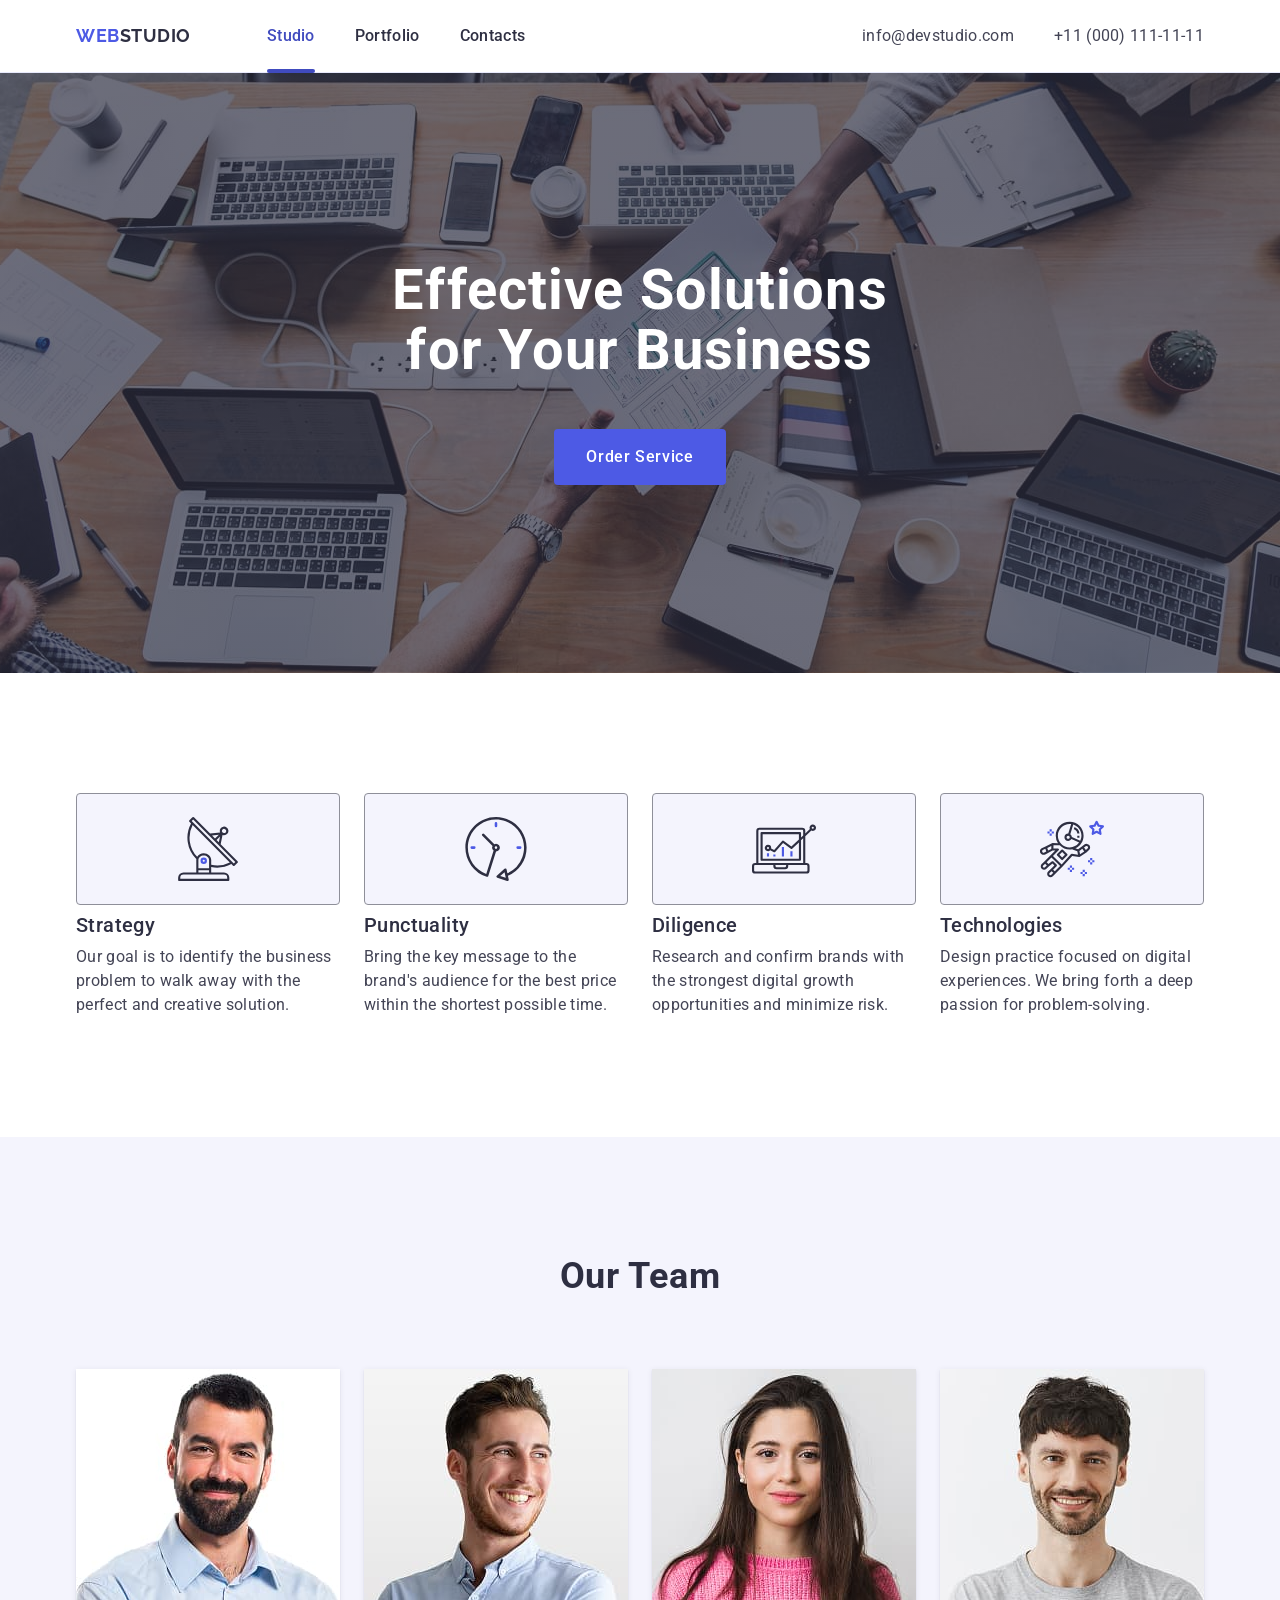
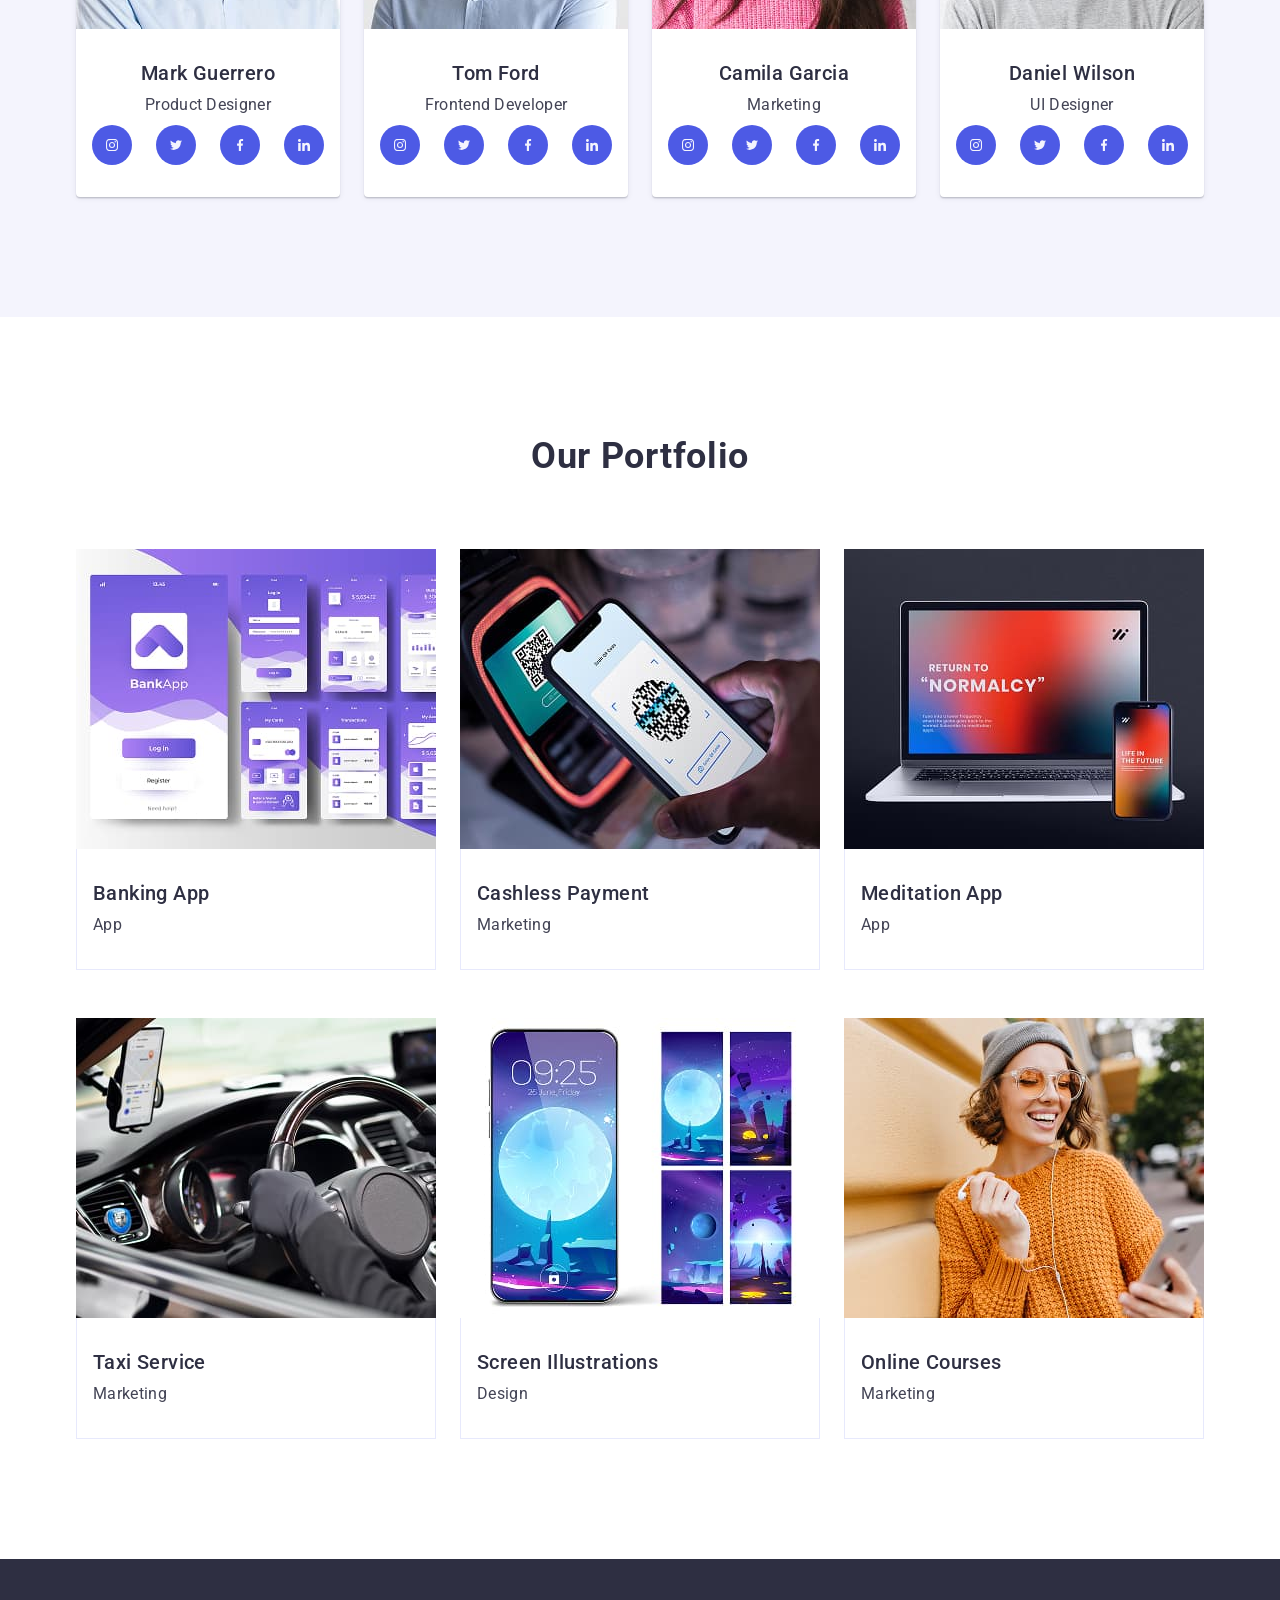
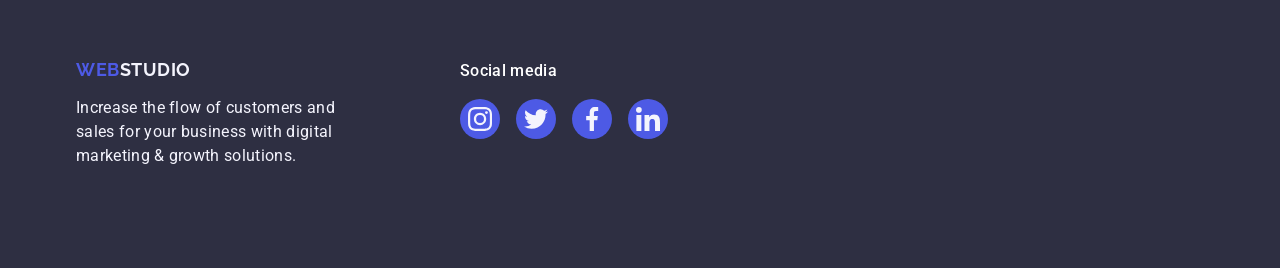
<file: index.html>
<!DOCTYPE html>
<html lang="en">
  <head>
    <meta charset="UTF-8" />
    <meta name="viewport" content="width=device-width, initial-scale=1.0" />
    <link rel="preconnect" href="https://fonts.googleapis.com" />
    <link rel="preconnect" href="https://fonts.gstatic.com" crossorigin />
    <link
      href="https://fonts.googleapis.com/css2?family=Roboto:wght@400;500;700&display=swap&family=Raleway:wght@700&display=swap"
      rel="stylesheet"
    />
    <title>Homework-2</title>
    <link
      rel="stylesheet"
      href="https://cdnjs.cloudflare.com/ajax/libs/modern-normalize/3.0.1/modern-normalize.min.css"
      integrity="sha512-q6WgHqiHlKyOqslT/lgBgodhd03Wp4BEqKeW6nNtlOY4quzyG3VoQKFrieaCeSnuVseNKRGpGeDU3qPmabCANg=="
      crossorigin="anonymous"
      referrerpolicy="no-referrer"
    />
    <link rel="stylesheet" href="./css/styles.css" />
  </head>
  <body>
    <header class="header">
      <div class="container header-container">
        <nav class="nav">
          <a class="logo" href="./index.html"
            >Web<span class="logo-accent">Studio</span></a
          >
          <ul class="nav-list">
            <li class="nav-item">
              <a class="nav-link active" href="./index.html">Studio</a>
            </li>
            <li class="nav-item"><a class="nav-link" href="">Portfolio</a></li>
            <li class="nav-item"><a class="nav-link" href="">Contacts</a></li>
          </ul>
        </nav>
        <address class="address">
          <ul class="address-list">
            <li class="address-item">
              <a class="address-link" href="mailto:info@devstudio.com"
                >info@devstudio.com</a
              >
            </li>
            <li class="address-item">
              <a class="address-link" href="tel:+110001111111"
                >+11 (000) 111-11-11</a
              >
            </li>
          </ul>
        </address>
      </div>
    </header>
    <main>
      <section class="section hero-section">
        <div class="container hero-container">
          <h1 class="hero-title">Effective Solutions for Your Business</h1>
          <button class="hero-button" type="button">Order Service</button>
        </div>
      </section>
      <section class="section features-section">
        <div class="container features-container">
          <h2 class="features-title visually-hidden">Features</h2>
          <ul class="features-list">
            <li class="features-item">
              <div class="features-item-icon-wrapper">
                <svg class="features-item-icon" width="64" height="64">
                  <use href="./images/icons.svg#icon-antenna"></use>
                </svg>
              </div>
              <h3 class="features-item-title">Strategy</h3>
              <p class="features-item-text">
                Our goal is to identify the business problem to walk away with
                the perfect and creative solution.
              </p>
            </li>
            <li class="features-item">
              <div class="features-item-icon-wrapper">
                <svg class="features-item-icon" width="64" height="64">
                  <use href="./images/icons.svg#icon-clock"></use>
                </svg>
              </div>
              <h3 class="features-item-title">Punctuality</h3>
              <p class="features-item-text">
                Bring the key message to the brand's audience for the best price
                within the shortest possible time.
              </p>
            </li>
            <li class="features-item">
              <div class="features-item-icon-wrapper">
                <svg class="features-item-icon" width="64" height="64">
                  <use href="./images/icons.svg#icon-diagram"></use>
                </svg>
              </div>
              <h3 class="features-item-title">Diligence</h3>
              <p class="features-item-text">
                Research and confirm brands with the strongest digital growth
                opportunities and minimize risk.
              </p>
            </li>
            <li class="features-item">
              <div class="features-item-icon-wrapper">
                <svg class="features-item-icon" width="64" height="64">
                  <use href="./images/icons.svg#icon-astronaut"></use>
                </svg>
              </div>
              <h3 class="features-item-title">Technologies</h3>
              <p class="features-item-text">
                Design practice focused on digital experiences. We bring forth a
                deep passion for problem-solving.
              </p>
            </li>
          </ul>
        </div>
      </section>
      <section class="section team-section">
        <div class="container team-container">
          <h2 class="team-title">Our Team</h2>
          <ul class="team-list">
            <li class="team-item">
              <img
                src="./images/member-1.jpg"
                alt="Mark Guerrero"
                width="264"
              />
              <div class="team-item-text-content">
                <h3 class="team-item-title">Mark Guerrero</h3>
                <p class="team-item-text">Product Designer</p>
                <ul class="team-social-list">
                  <li class="team-social-item">
                    <a class="team-social-link" href="">
                      <svg class="team-social-icon" width="16" height="16">
                        <use href="./images/icons.svg#icon-instagram"></use>
                      </svg>
                    </a>
                  </li>
                  <li class="team-social-item">
                    <a class="team-social-link" href="">
                      <svg class="team-social-icon" width="16" height="16">
                        <use href="./images/icons.svg#icon-twitter"></use>
                      </svg>
                    </a>
                  </li>
                  <li class="team-social-item">
                    <a class="team-social-link" href="">
                      <svg class="team-social-icon" width="16" height="16">
                        <use href="./images/icons.svg#icon-facebook"></use>
                      </svg>
                    </a>
                  </li>
                  <li class="team-social-item">
                    <a class="team-social-link" href="">
                      <svg class="team-social-icon" width="16" height="16">
                        <use href="./images/icons.svg#icon-linkedin"></use>
                      </svg>
                    </a>
                  </li>
                </ul>
              </div>
            </li>
            <li class="team-item">
              <img src="./images/member-2.jpg" alt="Tom Ford" width="264" />
              <div class="team-item-text-content">
                <h3 class="team-item-title">Tom Ford</h3>
                <p class="team-item-text">Frontend Developer</p>
                <ul class="team-social-list">
                  <li class="team-social-item">
                    <a class="team-social-link" href="">
                      <svg class="team-social-icon" width="16" height="16">
                        <use href="./images/icons.svg#icon-instagram"></use>
                      </svg>
                    </a>
                  </li>
                  <li class="team-social-item">
                    <a class="team-social-link" href="">
                      <svg class="team-social-icon" width="16" height="16">
                        <use href="./images/icons.svg#icon-twitter"></use>
                      </svg>
                    </a>
                  </li>
                  <li class="team-social-item">
                    <a class="team-social-link" href="">
                      <svg class="team-social-icon" width="16" height="16">
                        <use href="./images/icons.svg#icon-facebook"></use>
                      </svg>
                    </a>
                  </li>
                  <li class="team-social-item">
                    <a class="team-social-link" href="">
                      <svg class="team-social-icon" width="16" height="16">
                        <use href="./images/icons.svg#icon-linkedin"></use>
                      </svg>
                    </a>
                  </li>
                </ul>
              </div>
            </li>
            <li class="team-item">
              <img
                src="./images/member-3.jpg"
                alt="Camila Garcia"
                width="264"
              />
              <div class="team-item-text-content">
                <h3 class="team-item-title">Camila Garcia</h3>
                <p class="team-item-text">Marketing</p>
                <ul class="team-social-list">
                  <li class="team-social-item">
                    <a class="team-social-link" href="">
                      <svg class="team-social-icon" width="16" height="16">
                        <use href="./images/icons.svg#icon-instagram"></use>
                      </svg>
                    </a>
                  </li>
                  <li class="team-social-item">
                    <a class="team-social-link" href="">
                      <svg class="team-social-icon" width="16" height="16">
                        <use href="./images/icons.svg#icon-twitter"></use>
                      </svg>
                    </a>
                  </li>
                  <li class="team-social-item">
                    <a class="team-social-link" href="">
                      <svg class="team-social-icon" width="16" height="16">
                        <use href="./images/icons.svg#icon-facebook"></use>
                      </svg>
                    </a>
                  </li>
                  <li class="team-social-item">
                    <a class="team-social-link" href="">
                      <svg class="team-social-icon" width="16" height="16">
                        <use href="./images/icons.svg#icon-linkedin"></use>
                      </svg>
                    </a>
                  </li>
                </ul>
              </div>
            </li>
            <li class="team-item">
              <img
                src="./images/member-4.jpg"
                alt="Daniel Wilson"
                width="264"
              />
              <div class="team-item-text-content">
                <h3 class="team-item-title">Daniel Wilson</h3>
                <p class="team-item-text">UI Designer</p>
                <ul class="team-social-list">
                  <li class="team-social-item">
                    <a class="team-social-link" href="">
                      <svg class="team-social-icon" width="16" height="16">
                        <use href="./images/icons.svg#icon-instagram"></use>
                      </svg>
                    </a>
                  </li>
                  <li class="team-social-item">
                    <a class="team-social-link" href="">
                      <svg class="team-social-icon" width="16" height="16">
                        <use href="./images/icons.svg#icon-twitter"></use>
                      </svg>
                    </a>
                  </li>
                  <li class="team-social-item">
                    <a class="team-social-link" href="">
                      <svg class="team-social-icon" width="16" height="16">
                        <use href="./images/icons.svg#icon-facebook"></use>
                      </svg>
                    </a>
                  </li>
                  <li class="team-social-item">
                    <a class="team-social-link" href="">
                      <svg class="team-social-icon" width="16" height="16">
                        <use href="./images/icons.svg#icon-linkedin"></use>
                      </svg>
                    </a>
                  </li>
                </ul>
              </div>
            </li>
          </ul>
        </div>
      </section>
      <section class="section portfolio-section">
        <div class="container portfolio-container">
          <h2 class="portfolio-title">Our Portfolio</h2>
          <ul class="portfolio-list">
            <li class="portfolio-item">
              <div class="portfolio-image-wrapper">
                <img
                  src="./images/portfolio-1.jpg"
                  alt="Presentation of Banking App layouts"
                  width="360"
                />
                <p class="portfolio-overlay-text">
                  14 Stylish and User-Friendly App Design Concepts · Task
                  Manager App · Calorie Tracker App · Exotic Fruit Ecommerce App
                  · Cloud Storage App
                </p>
              </div>
              <div class="portfolio-item-text-content">
                <h3 class="portfolio-item-title">Banking App</h3>
                <p class="portfolio-item-text">App</p>
              </div>
            </li>
            <li class="portfolio-item">
              <div class="portfolio-image-wrapper">
                <img
                  src="./images/portfolio-2.jpg"
                  alt="Scanning QR code for Cashless Payment"
                  width="360"
                />
                <p class="portfolio-overlay-text">
                  14 Stylish and User-Friendly App Design Concepts · Task
                  Manager App · Calorie Tracker App · Exotic Fruit Ecommerce App
                  · Cloud Storage App
                </p>
              </div>
              <div class="portfolio-item-text-content">
                <h3 class="portfolio-item-title">Cashless Payment</h3>
                <p class="portfolio-item-text">Marketing</p>
              </div>
            </li>
            <li class="portfolio-item">
              <div class="portfolio-image-wrapper">
                <img
                  src="./images/portfolio-3.jpg"
                  alt="Using gadgets for Meditation App"
                  width="360"
                />
                <p class="portfolio-overlay-text">
                  14 Stylish and User-Friendly App Design Concepts · Task
                  Manager App · Calorie Tracker App · Exotic Fruit Ecommerce App
                  · Cloud Storage App
                </p>
              </div>
              <div class="portfolio-item-text-content">
                <h3 class="portfolio-item-title">Meditation App</h3>
                <p class="portfolio-item-text">App</p>
              </div>
            </li>
            <li class="portfolio-item">
              <div class="portfolio-image-wrapper">
                <img
                  src="./images/portfolio-4.jpg"
                  alt="A nice car with a driver that using a smartphone app"
                  width="360"
                />
                <p class="portfolio-overlay-text">
                  14 Stylish and User-Friendly App Design Concepts · Task
                  Manager App · Calorie Tracker App · Exotic Fruit Ecommerce App
                  · Cloud Storage App
                </p>
              </div>
              <div class="portfolio-item-text-content">
                <h3 class="portfolio-item-title">Taxi Service</h3>
                <p class="portfolio-item-text">Marketing</p>
              </div>
            </li>
            <li class="portfolio-item">
              <div class="portfolio-image-wrapper">
                <img
                  src="./images/portfolio-5.jpg"
                  alt="A phone with a variety of beautiful screens"
                  width="360"
                />
                <p class="portfolio-overlay-text">
                  14 Stylish and User-Friendly App Design Concepts · Task
                  Manager App · Calorie Tracker App · Exotic Fruit Ecommerce App
                  · Cloud Storage App
                </p>
              </div>
              <div class="portfolio-item-text-content">
                <h3 class="portfolio-item-title">Screen Illustrations</h3>
                <p class="portfolio-item-text">Design</p>
              </div>
            </li>
            <li class="portfolio-item">
              <div class="portfolio-image-wrapper">
                <img
                  src="./images/portfolio-6.jpg"
                  alt="A woman that looks at a smartphone"
                  width="360"
                />
                <p class="portfolio-overlay-text">
                  14 Stylish and User-Friendly App Design Concepts · Task
                  Manager App · Calorie Tracker App · Exotic Fruit Ecommerce App
                  · Cloud Storage App
                </p>
              </div>
              <div class="portfolio-item-text-content">
                <h3 class="portfolio-item-title">Online Courses</h3>
                <p class="portfolio-item-text">Marketing</p>
              </div>
            </li>
          </ul>
        </div>
      </section>
    </main>
    <footer class="footer">
      <div class="container footer-container">
        <div class="footer-info">
          <a class="logo" href="./index.html"
            >Web<span class="logo-accent">Studio</span></a
          >
          <p class="footer-text">
            Increase the flow of customers and sales for your business with
            digital marketing & growth solutions.
          </p>
        </div>
        <div class="footer-social">
          <p class="footer-social-text">Social media</p>
          <ul class="footer-social-list">
            <li class="footer-social-item">
              <a class="footer-social-link" href="">
                <svg class="footer-social-icon" width="24" height="24">
                  <use href="./images/icons.svg#icon-instagram"></use>
                </svg>
              </a>
            </li>
            <li class="footer-social-item">
              <a class="footer-social-link" href="">
                <svg class="footer-social-icon" width="24" height="24">
                  <use href="./images/icons.svg#icon-twitter"></use>
                </svg>
              </a>
            </li>
            <li class="footer-social-item">
              <a class="footer-social-link" href="">
                <svg class="footer-social-icon" width="24" height="24">
                  <use href="./images/icons.svg#icon-facebook"></use>
                </svg>
              </a>
            </li>
            <li class="footer-social-item">
              <a class="footer-social-link" href="">
                <svg class="footer-social-icon" width="24" height="24">
                  <use href="./images/icons.svg#icon-linkedin"></use>
                </svg>
              </a>
            </li>
          </ul>
        </div>
      </div>
    </footer>
  </body>
</html>
</file>
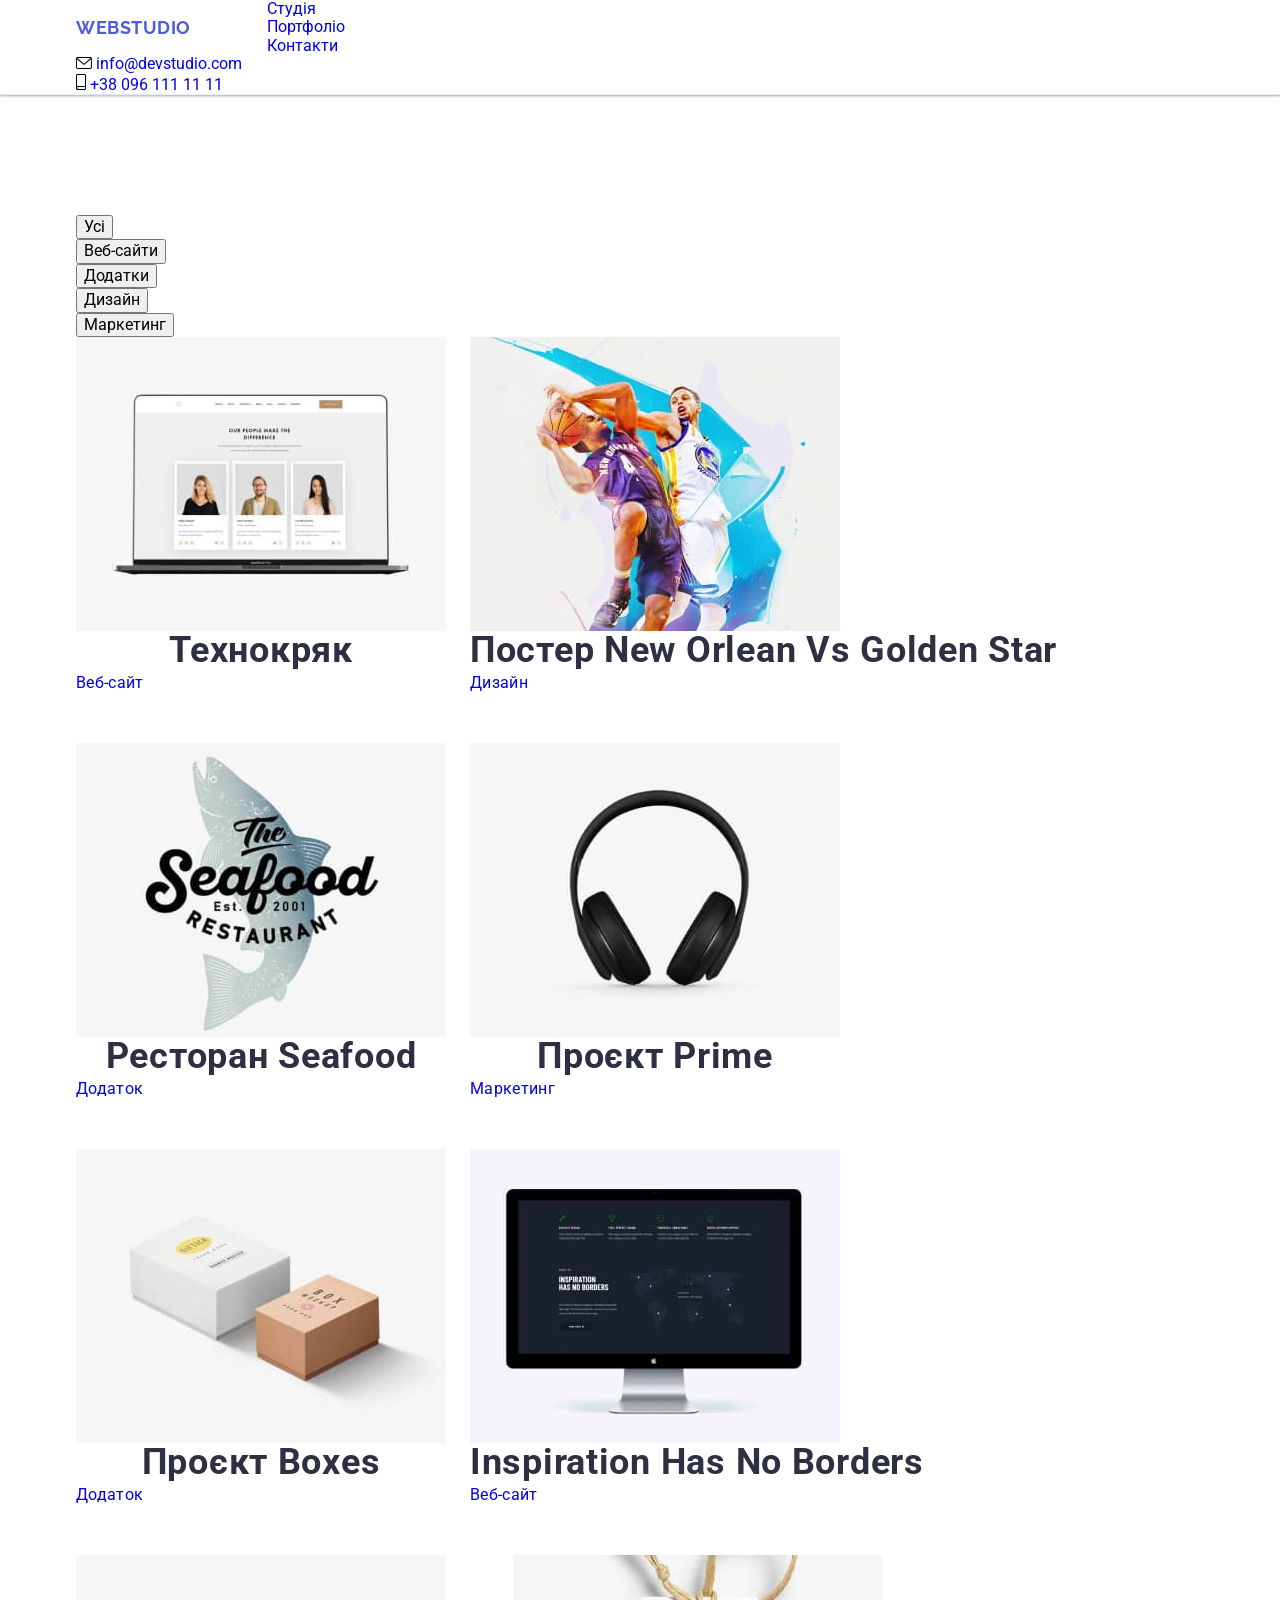
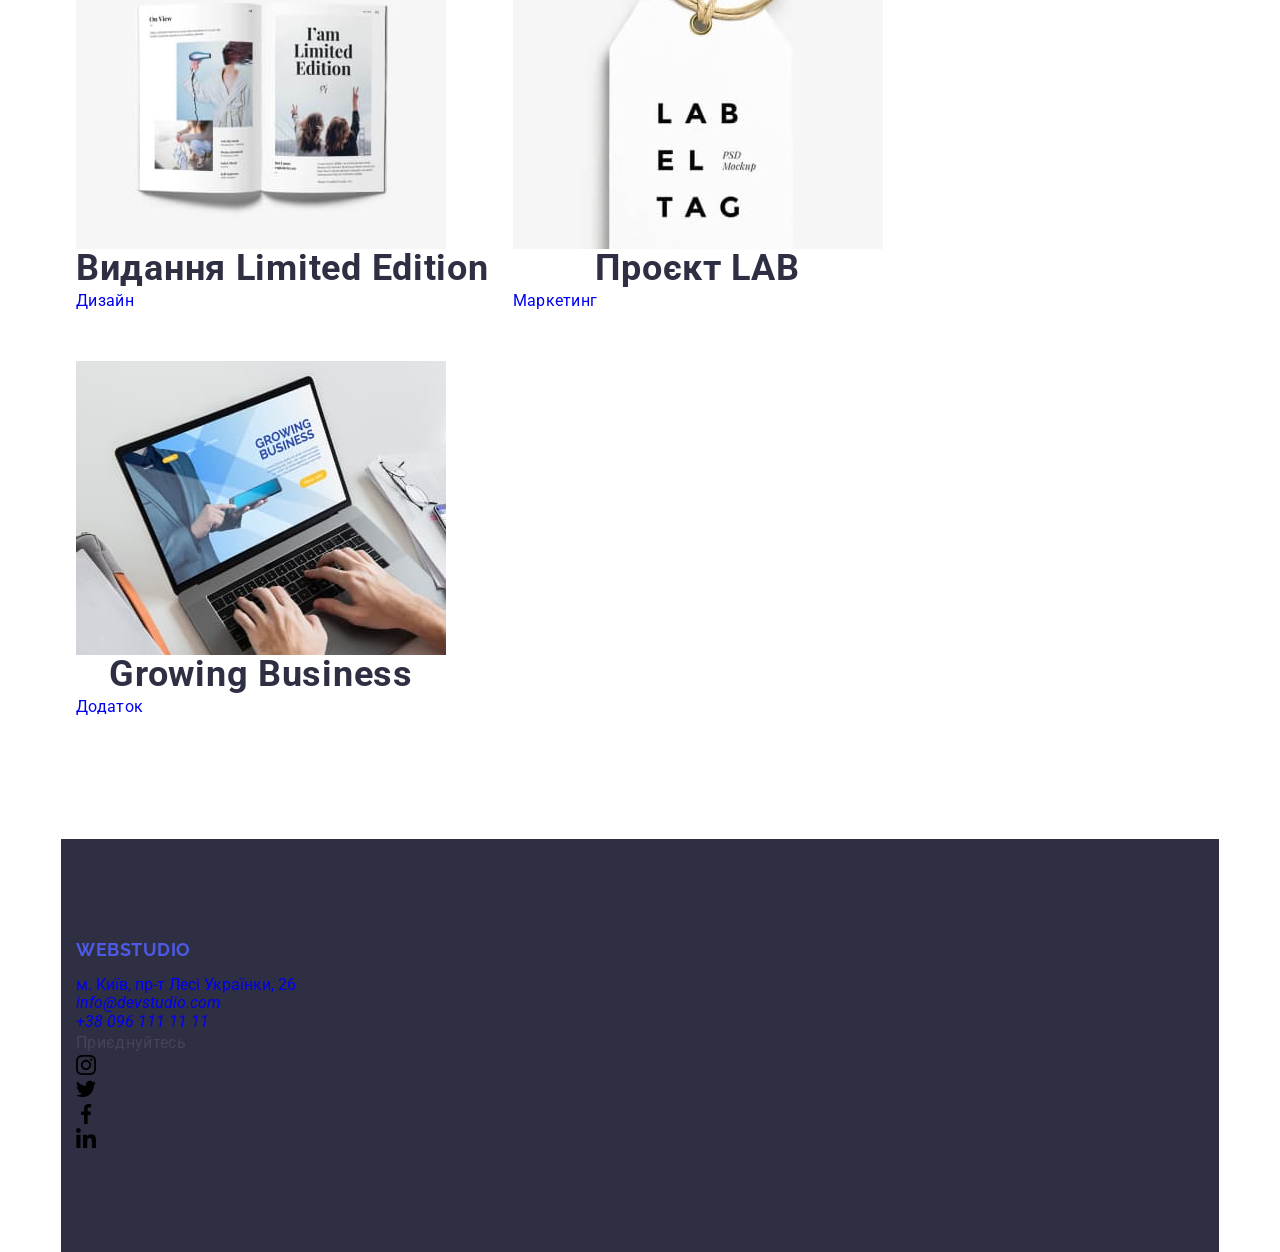
<file: portfolio.html>
<!DOCTYPE html>
<html lang="uk">
  <head>
    <meta charset="UTF-8" />
    <meta http-equiv="X-UA-Compatible" content="IE=edge" />
    <meta name="viewport" content="width=device-width, initial-scale=1.0" />
    <title>Веб-студія сторінка портфоліо</title>
    <link
      href="https://fonts.googleapis.com/css2?family=Raleway:wght@700&family=Roboto:wght@400;500;700;900&display=swap"
      rel="stylesheet"
    />
    <link
      rel="stylesheet"
      href="https://cdnjs.cloudflare.com/ajax/libs/modern-normalize/1.1.0/modern-normalize.min.css"
      integrity="sha512-wpPYUAdjBVSE4KJnH1VR1HeZfpl1ub8YT/NKx4PuQ5NmX2tKuGu6U/JRp5y+Y8XG2tV+wKQpNHVUX03MfMFn9Q=="
      crossorigin="anonymous"
      referrerpolicy="no-referrer"
    />
    <link rel="stylesheet" href="./css/styles.css" />
  </head>
  <body>
    <header class="header">
      <div class="container site-header">
        <nav class="nav">
          <a href="./index.html" class="logo">Web<span class="logo-header">Studio</span></a>
          <ul class="site-nav">
            <li class="item"><a href="./index.html" class="link">Студія</a></li>
            <li class="item"><a href="./portfolio.html" class="link current">Портфоліо</a></li>
            <li class="item"><a href="#" class="link">Контакти</a></li>
          </ul>
        </nav>
        <ul class="header-contacts">
          <li class="item">
            <a href="mailto:info@devstudio.com" class="contacts">
              <svg class="header-contacts-icon" width="16" height="12">
                <use href="./images/sprite.svg#icon-envelope"></use>
              </svg>
              info@devstudio.com
            </a>
          </li>
          <li class="item">
            <a href="tel:+380961111111" class="contacts">
              <svg class="header-contacts-icon" width="10" height="16">
                <use href="./images/sprite.svg#icon-smartphone"></use>
              </svg>
              +38 096 111 11 11
            </a>
          </li>
        </ul>
      </div>
    </header>
    <main>
      <section class="section">
        <div class="container">
          <h1 class="visually-hidden">Портфоліо</h1>
          <ul class="portfolio-filter">
            <li><button type="button" class="filter-button">Усі</button></li>
            <li><button type="button" class="filter-button">Веб-сайти</button></li>
            <li><button type="button" class="filter-button">Додатки</button></li>
            <li><button type="button" class="filter-button">Дизайн</button></li>
            <li><button type="button" class="filter-button">Маркетинг</button></li>
          </ul>
          <ul class="portfolio-list">
            <li class="portfolio-card">
              <a href="#" class="portfolio-card-link">
                <img src="./images/portfolio1.jpg" alt="Зображення веб-сайту на ноутбуці" width="370" />
                <div class="portfolio-card-bottom">
                  <h2 class="title">Технокряк</h2>
                  <p class="text">Веб-сайт</p>
                </div>
              </a>
            </li>
            <li class="portfolio-card">
              <a href="#" class="portfolio-card-link">
                <img src="./images/portfolio2.jpg" alt="Зображення дизайну постера" width="370" />
                <div class="portfolio-card-bottom">
                  <h2 class="title">Постер New Orlean vs Golden Star</h2>
                  <p class="text">Дизайн</p>
                </div>
              </a>
            </li>
            <li class="portfolio-card">
              <a href="#" class="portfolio-card-link">
                <img src="./images/portfolio3.jpg" alt="Зображення логотипу ресторану" width="370" />
                <div class="portfolio-card-bottom">
                  <h2 class="title">Ресторан Seafood</h2>
                  <p class="text">Додаток</p>
                </div>
              </a>
            </li>
            <li class="portfolio-card">
              <a href="#" class="portfolio-card-link">
                <img src="./images/portfolio4.jpg" alt="Зображення візуалізації проєкту - навушники" width="370" />
                <div class="portfolio-card-bottom">
                  <h2 class="title">Проєкт Prime</h2>
                  <p class="text">Маркетинг</p>
                </div>
              </a>
            </li>
            <li class="portfolio-card">
              <a href="#" class="portfolio-card-link">
                <img src="./images/portfolio5.jpg" alt="Зображення візуалізації проєкту - дві коробки" width="370" />
                <div class="portfolio-card-bottom">
                  <h2 class="title">Проєкт Boxes</h2>
                  <p class="text">Додаток</p>
                </div>
              </a>
            </li>
            <li class="portfolio-card">
              <a href="#" class="portfolio-card-link">
                <img src="./images/portfolio6.jpg" alt="Зображення веб-сайту на маніторі ПК" width="370" />
                <div class="portfolio-card-bottom">
                  <h2 class="title">Inspiration has no Borders</h2>
                  <p class="text">Веб-сайт</p>
                </div>
              </a>
            </li>
            <li class="portfolio-card">
              <a href="#" class="portfolio-card-link">
                <img src="./images/portfolio7.jpg" alt="Зображення дизайну книги" width="370" />
                <div class="portfolio-card-bottom">
                  <h2 class="title">Видання Limited Edition</h2>
                  <p class="text">Дизайн</p>
                </div>
              </a>
            </li>
            <li class="portfolio-card">
              <a href="#" class="portfolio-card-link">
                <img
                  src="./images/portfolio8.jpg"
                  alt="Зображення візуалізації проєкту - бірка з логотипом"
                  width="370"
                />
                <div class="portfolio-card-bottom">
                  <h2 class="title">Проєкт LAB</h2>
                  <p class="text">Маркетинг</p>
                </div>
              </a>
            </li>
            <li class="portfolio-card">
              <a href="#" class="portfolio-card-link">
                <img src="./images/portfolio9.jpg" alt="Зображення вигляду додатку на ноутбуці" width="370" />
                <div class="portfolio-card-bottom">
                  <h2 class="title">Growing Business</h2>
                  <p class="text">Додаток</p>
                </div>
              </a>
            </li>
          </ul>
        </div>
      </section>
    </main>
    <footer>
      <div class="container footer">
        <div>
          <a href="./index.html" class="logo">Web<span class="logo-footer">Studio</span></a>
          <address>
            <ul class="footer-contacts">
              <li>
                <a
                  href="https://goo.gl/maps/CPtrU1FHBa2aNyZL9"
                  target="_blank"
                  rel="noopener noreferrer nofollow"
                  class="contacts address"
                  >м. Київ, пр-т Лесі Українки, 26
                </a>
              </li>
              <li>
                <a href="mailto:info@devstudio.com" class="contacts mailo">info@devstudio.com</a>
              </li>
              <li>
                <a href="tel:+380961111111" class="contacts tel">+38 096 111 11 11</a>
              </li>
            </ul>
          </address>
        </div>
        <div class="socials">
          <p class="socials-invite">Приєднуйтесь</p>
          <ul class="socials-list">
            <li class="socials-item">
              <a href="#" aria-label="Посилання на Instagram" class="socials-link-footer">
                <svg class="socials-icon-footer" width="20" height="20">
                  <use href="./images/sprite.svg#icon-instagram"></use>
                </svg>
              </a>
            </li>
            <li class="socials-item">
              <a href="#" aria-label="Посилання на Twitter" class="socials-link-footer">
                <svg class="socials-icon-footer" width="20" height="20">
                  <use href="./images/sprite.svg#icon-twitter"></use>
                </svg>
              </a>
            </li>
            <li class="socials-item">
              <a href="#" aria-label="Посилання на Facebook" class="socials-link-footer">
                <svg class="socials-icon-footer" width="20" height="20">
                  <use href="./images/sprite.svg#icon-facebook"></use>
                </svg>
              </a>
            </li>
            <li class="socials-item">
              <a href="#" aria-label="Посилання на Linkedin" class="socials-link-footer">
                <svg class="socials-icon-footer" width="20" height="20">
                  <use href="./images/sprite.svg#icon-linkedin"></use>
                </svg>
              </a>
            </li>
          </ul>
        </div>
      </div>
    </footer>
  </body>
</html>
</file>
<file: css/styles.css>
body {
  font-family: "Roboto", sans-serif;
  color: #434455;
  background-color: #fff;
}

h1,
h2,
h3,
h4,
h5,
h6,
p {
  margin: 0;
  padding: 0;
}

h2,
h3 {
  color: #2e2f42;
}

h2 {
  font-size: 36px;
  line-height: 1.11;
  letter-spacing: 0.02em;
  text-transform: capitalize;
  text-align: center;
}

h3 {
  font-weight: 500;
  font-size: 20px;
  line-height: 1.2;
  letter-spacing: 0.02em;
}

p {
  font-size: 16px;
  line-height: 1.5;
  letter-spacing: 0.02em;
}

a {
  text-decoration: none;
}

ul {
  margin: 0;
  padding-left: 0;
  list-style: none;
}

img {
  display: block;
  max-width: 100%;
  height: auto;
}

.section {
  padding-top: 120px;
  padding-bottom: 120px;
}

.container {
  max-width: 1158px;
  margin: 0 auto;
  padding-left: 15px;
  padding-right: 15px;
}

.logo {
  font-family: "Raleway", sans-serif;
  font-weight: 700;
  font-size: 18px;
  line-height: 1.17;
  letter-spacing: 0.03em;
  color: #4d5ae5;
  text-transform: uppercase;
}

.header {
  border-bottom: 1px solid #e7e9fc;
  box-shadow: 0px 2px 1px rgba(46, 47, 66, 0.08),
    0px 1px 1px rgba(46, 47, 66, 0.16), 0px 1px 6px rgba(46, 47, 66, 0.08);
}

.header-container {
  display: flex;
  justify-content: space-between;
  align-items: center;
}

.header .logo-accent {
  color: #2e2f42;
}

.header .logo {
  margin-right: 76px;
}

.nav {
  display: flex;
  align-items: center;
}

.nav-list {
  display: flex;
  gap: 40px;
}

.nav-link {
  display: inline-block;
  position: relative;
  font-weight: 500;
  font-size: 16px;
  line-height: 1.5;
  letter-spacing: 0.02em;
  color: #2e2f42;
  padding-top: 24px;
  padding-bottom: 24px;
  transition: color 250ms cubic-bezier(0.4, 0, 0.2, 1);
}

.nav-link:hover,
.nav-link:focus {
  color: #404bbf;
}

.active {
  color: #404bbf;
}

.active::after {
  content: "";
  display: block;
  position: absolute;
  bottom: -1px;
  width: 100%;
  height: 4px;
  border-radius: 2px;
  background-color: #404bbf;
}

.address {
  font-style: normal;
}

.address-list {
  display: flex;
  gap: 40px;
}

.address-link {
  font-size: 16px;
  line-height: 1.5;
  letter-spacing: 0.02em;
  color: #434455;
  transition: color 250ms cubic-bezier(0.4, 0, 0.2, 1);
}

.address-link:hover,
.address-link:focus {
  color: #404bbf;
}

.hero-section {
  max-width: 1440px;
  background-color: #2e2f42;
  padding-top: 188px;
  padding-bottom: 188px;
  margin: 0 auto;
  background-image: linear-gradient(
      to bottom,
      rgba(46, 47, 66, 0.7),
      rgba(46, 47, 66, 0.7)
    ),
    url("../images/people-office.jpg");
  background-size: cover;
  background-position: center;
  background-repeat: no-repeat;
}

.hero-title {
  max-width: 496px;
  margin-bottom: 48px;
  margin-left: auto;
  margin-right: auto;
  font-size: 56px;
  line-height: 1.07;
  letter-spacing: 0.02em;
  color: #fff;
  text-align: center;
}

.hero-button {
  display: block;
  min-width: 169px;
  height: 56px;
  font-weight: 500;
  font-size: 16px;
  line-height: 1.5;
  letter-spacing: 0.04em;
  background-color: #4d5ae5;
  color: #fff;
  border: none;
  padding: 16px 32px;
  margin: 0 auto;
  border-radius: 4px;
  cursor: pointer;
  transition: background-color 250ms cubic-bezier(0.4, 0, 0.2, 1);
}

.hero-button:hover,
.hero-button:focus {
  background-color: #404bbf;
}

.visually-hidden {
  position: absolute;
  width: 1px;
  height: 1px;
  margin: -1px;
  border: 0;
  padding: 0;
  white-space: nowrap;
  clip-path: inset(100%);
  clip: rect(0 0 0 0);
  overflow: hidden;
}

.features-list {
  display: flex;
  gap: 24px;
}

.features-item {
  width: calc((100% - 72px) / 4);
  /* width: calc((100% - 3 * 24px) / 4); */
}

.features-item-icon-wrapper {
  display: flex;
  justify-content: center;
  align-items: center;
  width: 264px;
  height: 112px;
  margin-bottom: 8px;
  background-color: #f4f4fd;
  border: 1px solid #8e8f99;
  border-radius: 4px;
}

.features-item-icon {
  width: 64px;
  height: 64px;
}

.features-item-title {
  margin-bottom: 8px;
}

.team-section {
  background-color: #f4f4fd;
}

.team-title {
  margin-bottom: 72px;
}

.team-list {
  display: flex;
  gap: 24px;
}

.team-item {
  width: calc((100% - 72px) / 4);
  background-color: #fff;
  border-radius: 0px 0px 4px 4px;
  box-shadow: 0 2px 1px 0 rgba(46, 47, 66, 0.08),
    0 1px 1px 0 rgba(46, 47, 66, 0.16), 0 1px 6px 0 rgba(46, 47, 66, 0.08);
}

.team-item-text-content {
  padding: 32px 0;
  text-align: center;
}

.team-item-title {
  margin-bottom: 8px;
}

.team-item-text {
  margin-bottom: 8px;
}

.team-social-list {
  display: flex;
  justify-content: center;
  gap: 24px;
}

.team-social-item {
  width: 40px;
  height: 40px;
}

.team-social-link {
  display: flex;
  justify-content: center;
  align-items: center;
  width: 100%;
  height: 100%;
  background-color: #4d5ae5;
  border-radius: 50%;
  transition: background-color 250ms cubic-bezier(0.4, 0, 0.2, 1);
}

.team-social-link:hover,
.team-social-link:focus {
  background-color: #404bbf;
}

.team-social-icon {
  width: 12px;
  height: 12px;
  fill: #f4f4fd;
}

.portfolio-title {
  margin-bottom: 72px;
}

.portfolio-list {
  display: flex;
  row-gap: 48px;
  column-gap: 24px;
  flex-wrap: wrap;
}

.portfolio-item {
  width: calc((100% - 48px) / 3);
  transition: box-shadow 250ms cubic-bezier(0.4, 0, 0.2, 1);
}

.portfolio-item:hover {
  box-shadow: 0px 1px 6px rgba(46, 47, 66, 0.08),
    0px 1px 1px rgba(46, 47, 66, 0.16), 0px 2px 1px rgba(46, 47, 66, 0.08);
}

.portfolio-image-wrapper {
  position: relative;
  overflow: hidden;
}

.portfolio-overlay-text {
  position: absolute;
  top: 0;
  left: 0;
  padding: 40px 32px;
  width: 100%;
  height: 100%;
  color: #f4f4fd;
  background-color: #4d5ae5;
  transform: translateY(100%);
  transition: transform 250ms cubic-bezier(0.4, 0, 0.2, 1);
}

.portfolio-item:hover .portfolio-overlay-text {
  transform: translateY(0);
}

.portfolio-item-text-content {
  padding: 32px 16px;
  border-left: 1px solid #e7e9fc;
  border-right: 1px solid #e7e9fc;
  border-bottom: 1px solid #e7e9fc;
}

.portfolio-item-title {
  margin-bottom: 8px;
}

.footer {
  padding-top: 100px;
  padding-bottom: 100px;
  background-color: #2e2f42;
}

.footer-container {
  display: flex;
  align-items: baseline;
}

.footer-info {
  margin-right: 120px;
}
.footer .logo-accent {
  color: #f4f4fd;
}

.footer .logo {
  display: inline-block;
  margin-bottom: 16px;
}

.footer-text {
  max-width: 264px;
  font-size: 16px;
  line-height: 1.5;
  color: #f4f4fd;
}

.footer-social {
  width: 208px;
}

.footer-social-text {
  margin-bottom: 16px;
  font-weight: 500;
  font-size: 16px;
  line-height: 1.5;
  letter-spacing: 0.02em;
  color: #fff;
}

.footer-social-list {
  display: flex;
  gap: 16px;
}

.footer-social-item {
  width: 40px;
  height: 40px;
}

.footer-social-link {
  display: flex;
  justify-content: center;
  align-items: center;
  width: 100%;
  height: 100%;
  background-color: #4d5ae5;
  border-radius: 50%;
  transition: background-color 250ms cubic-bezier(0.4, 0, 0.2, 1);
}

.footer-social-link:hover,
.footer-social-link:focus {
  background-color: #31d0aa;
}

.footer-social-icon {
  width: 24px;
  height: 24px;
  fill: #f4f4fd;
}
</file>
